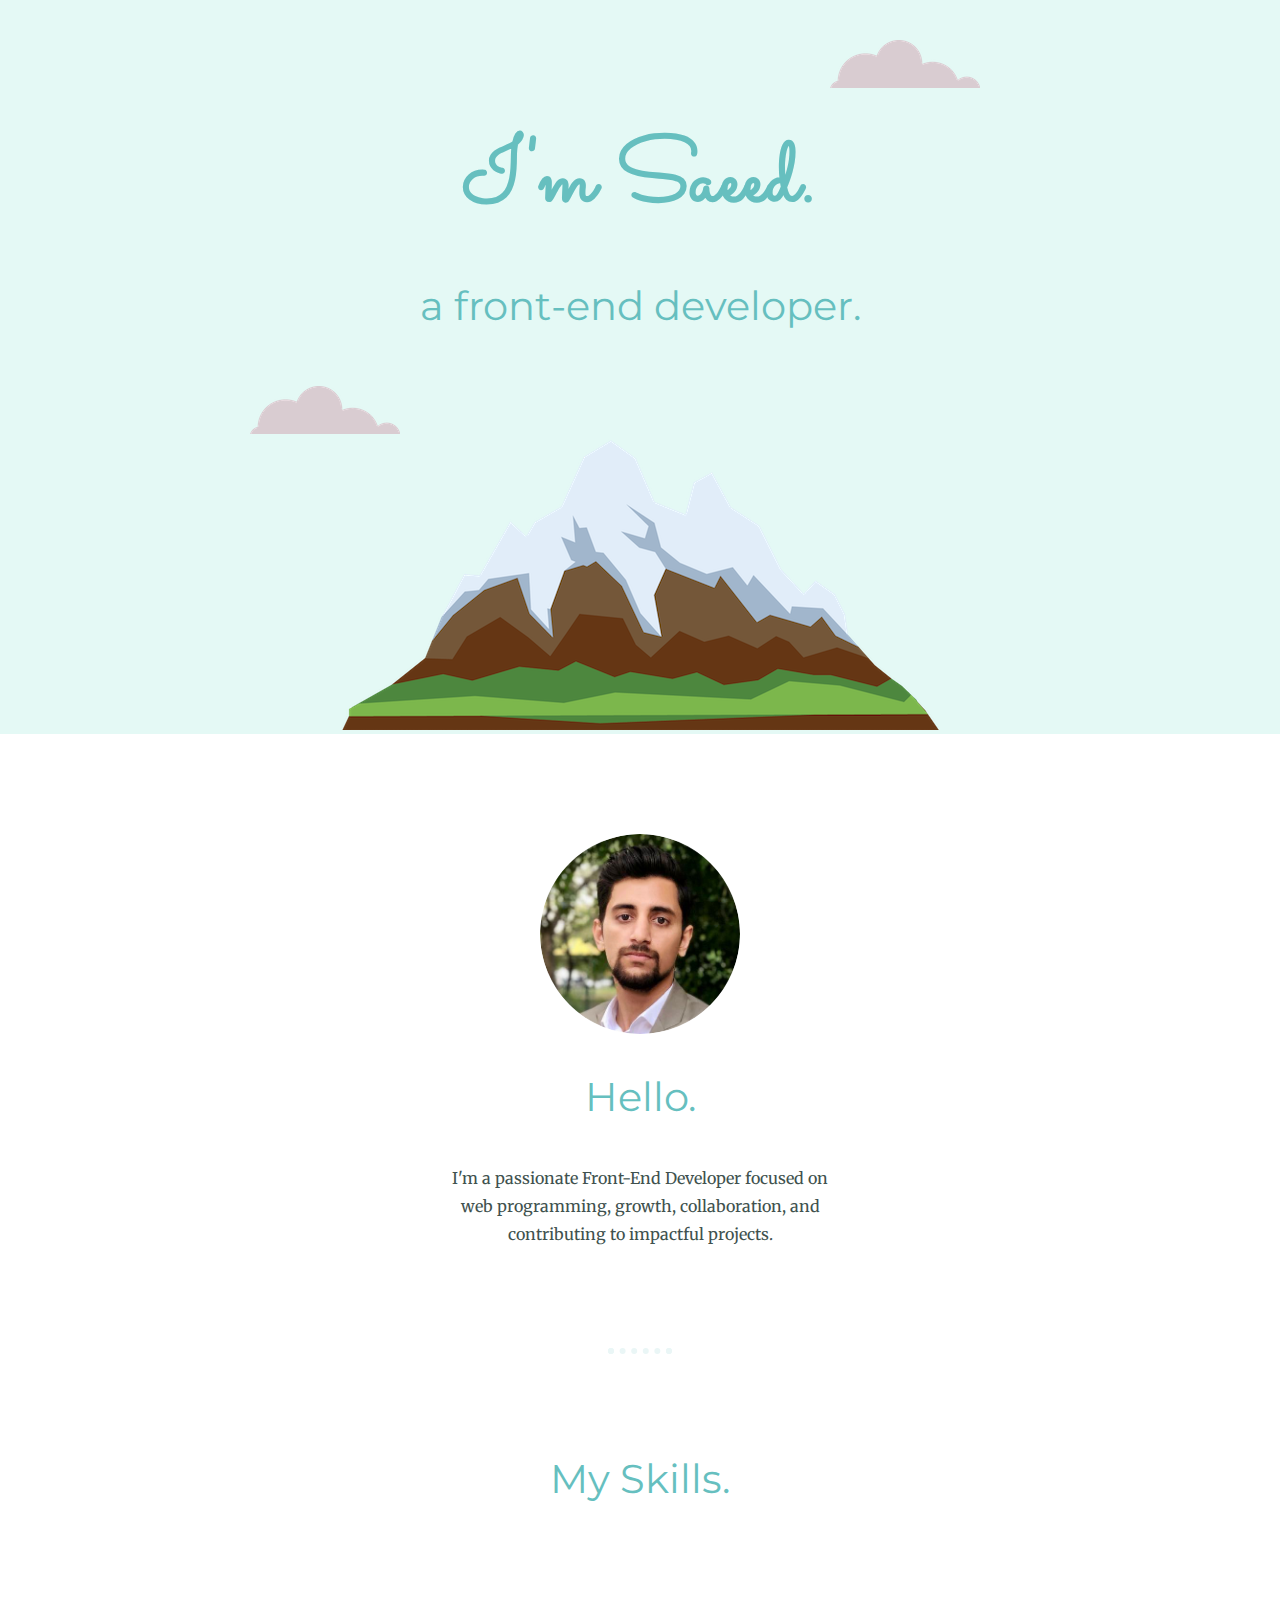
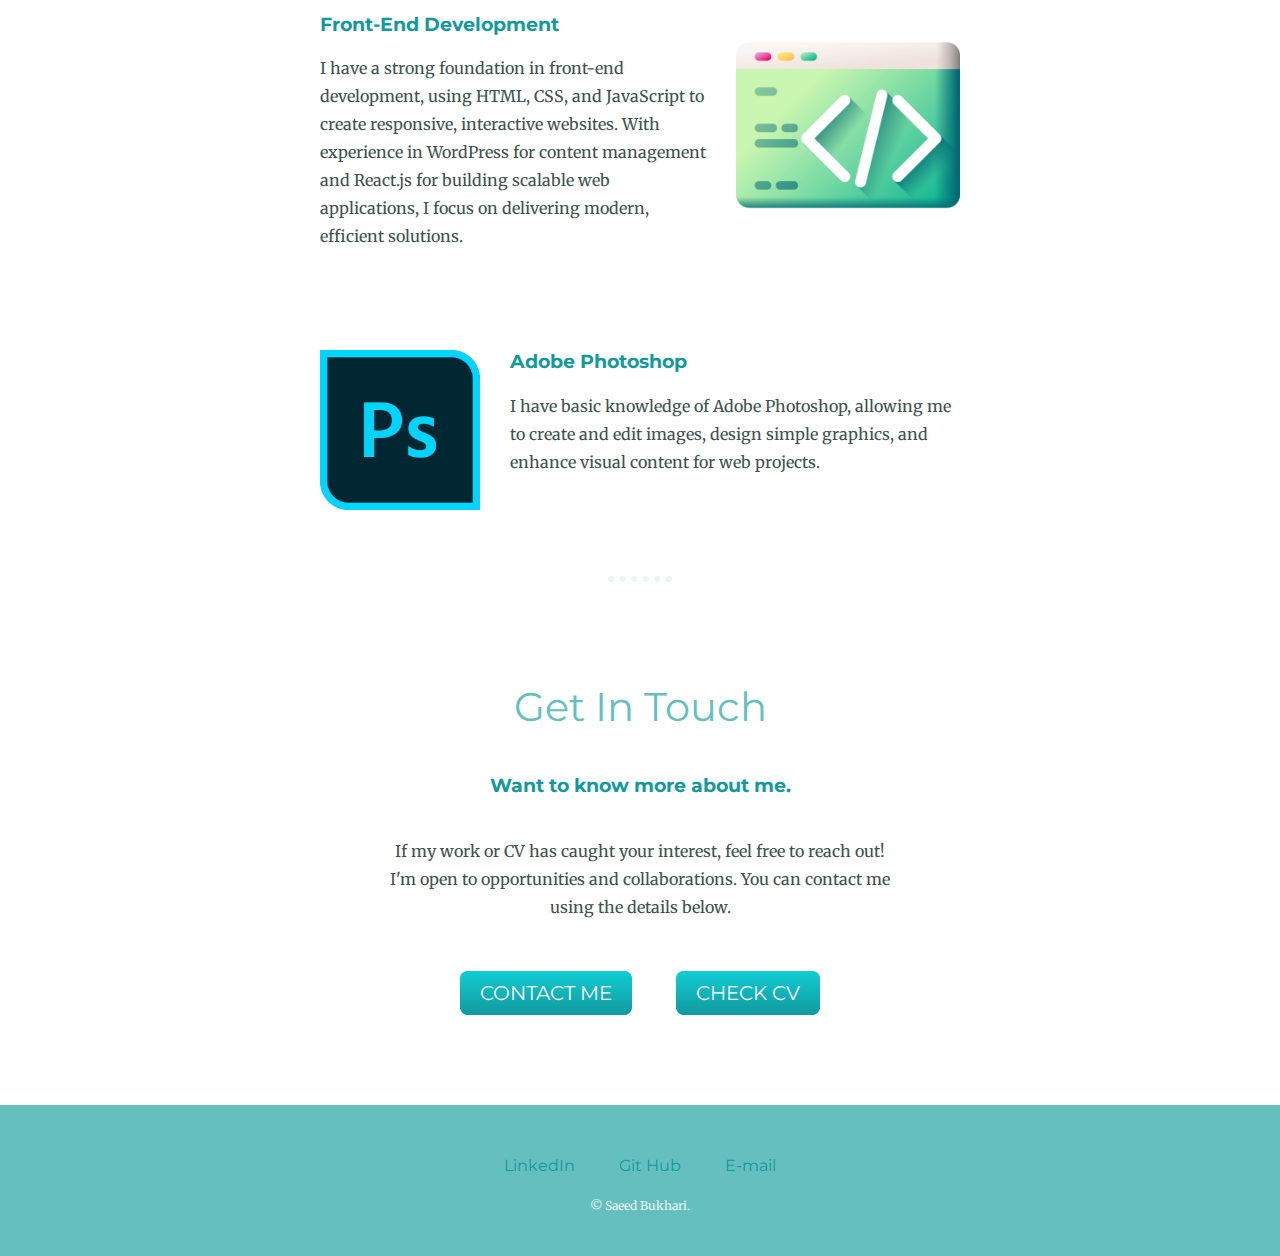
<file: index.html>
<!DOCTYPE html>
<html lang="en">
<head>
    <meta charset="UTF-8">
    <meta name="viewport" content="width=device-width, initial-scale=1.0">
    <title>Saeed Bukhari</title>
    <link rel="stylesheet" href="CSS/styles.css">
    <link rel="icon" href="favicon.ico?v=3">
    <link rel="preconnect" href="https://fonts.googleapis.com">
    <link rel="preconnect" href="https://fonts.gstatic.com" crossorigin>
    <link href="https://fonts.googleapis.com/css2?family=Merriweather:ital,wght@0,300;0,400;0,700;0,900;1,300;1,400;1,700;1,900&family=Montserrat:ital,wght@0,100..900;1,100..900&family=Sacramento&display=swap" rel="stylesheet">
</head>
<body>
    <div class="top-container">
        <img class="top-cloud" src="CSS/Images/cloud.png" alt="cloud-img">
        <h1>I'm Saeed.</h1>
        <h2>a front-end developer.</h2>
        <img class="bottom-cloud" src="CSS/Images/cloud.png" alt="cloud-img">
        <img src="CSS/Images/mountain.png" alt="mountain-img">
    </div>
    <div class="middle-container">
        <div class="profile">
            <img class="my-img" src="CSS/Images/DP.png" alt="my-picture">
            <h2>Hello.</h2>
            <p class="intro">
                I'm a passionate Front-End Developer focused on web programming, growth, collaboration, and contributing to impactful projects.
            </p>
        </div>
        <hr>
        <div class="skills">
            <h2>My Skills.</h2>
            <div class="skill-row">
                <img class="code-img" src="CSS/Images/front-end.png" alt="front-end-img">
                <h3>Front-End Development</h3>
                <p>I have a strong foundation in front-end development, using HTML, CSS, and JavaScript to create responsive, interactive websites. With experience in WordPress for content management and React.js for building scalable web applications, I focus on delivering modern, efficient solutions.</p>
            </div>
            <div class="skill-row">
                <img class="adobe-img" src="CSS/Images/adobe-photoshop.png" alt="adobe-photoshop-img">
                <h3>Adobe Photoshop</h3>
                <p>I have basic knowledge of Adobe Photoshop, allowing me to create and edit images, design simple graphics, and enhance visual content for web projects.</p>
            </div>
        </div>
            <hr>
            <div class="contact-me">
                <h2>Get In Touch</h2>
                <h3>Want to know more about me.</h3>
                <p class="contact-message">If my work or CV has caught your interest, feel free to reach out! I'm open to opportunities and collaborations. You can contact me using the details below.</p>
                <a class="btn" href="tel:+923213341442" target="_blank">CONTACT ME</a>
                <a class="btn" href="my-cv.html" target="_blank">CHECK CV</a>
            </div>
    </div>

        <div class="bottom-container">
            <a class="footer-link" href="https://www.linkedin.com/in/saeed442" target="_blank">LinkedIn</a>
            <a class="footer-link" href="https://github.com/saeed0209" target="_blank">Git Hub</a>
            <a class="footer-link" href="mailto:saeed.workspace.sqa@gmail.com" target="_blank">E-mail</a>
            <p class="copyright">© Saeed Bukhari.</p>
        </div>
</body>
</html>
</file>
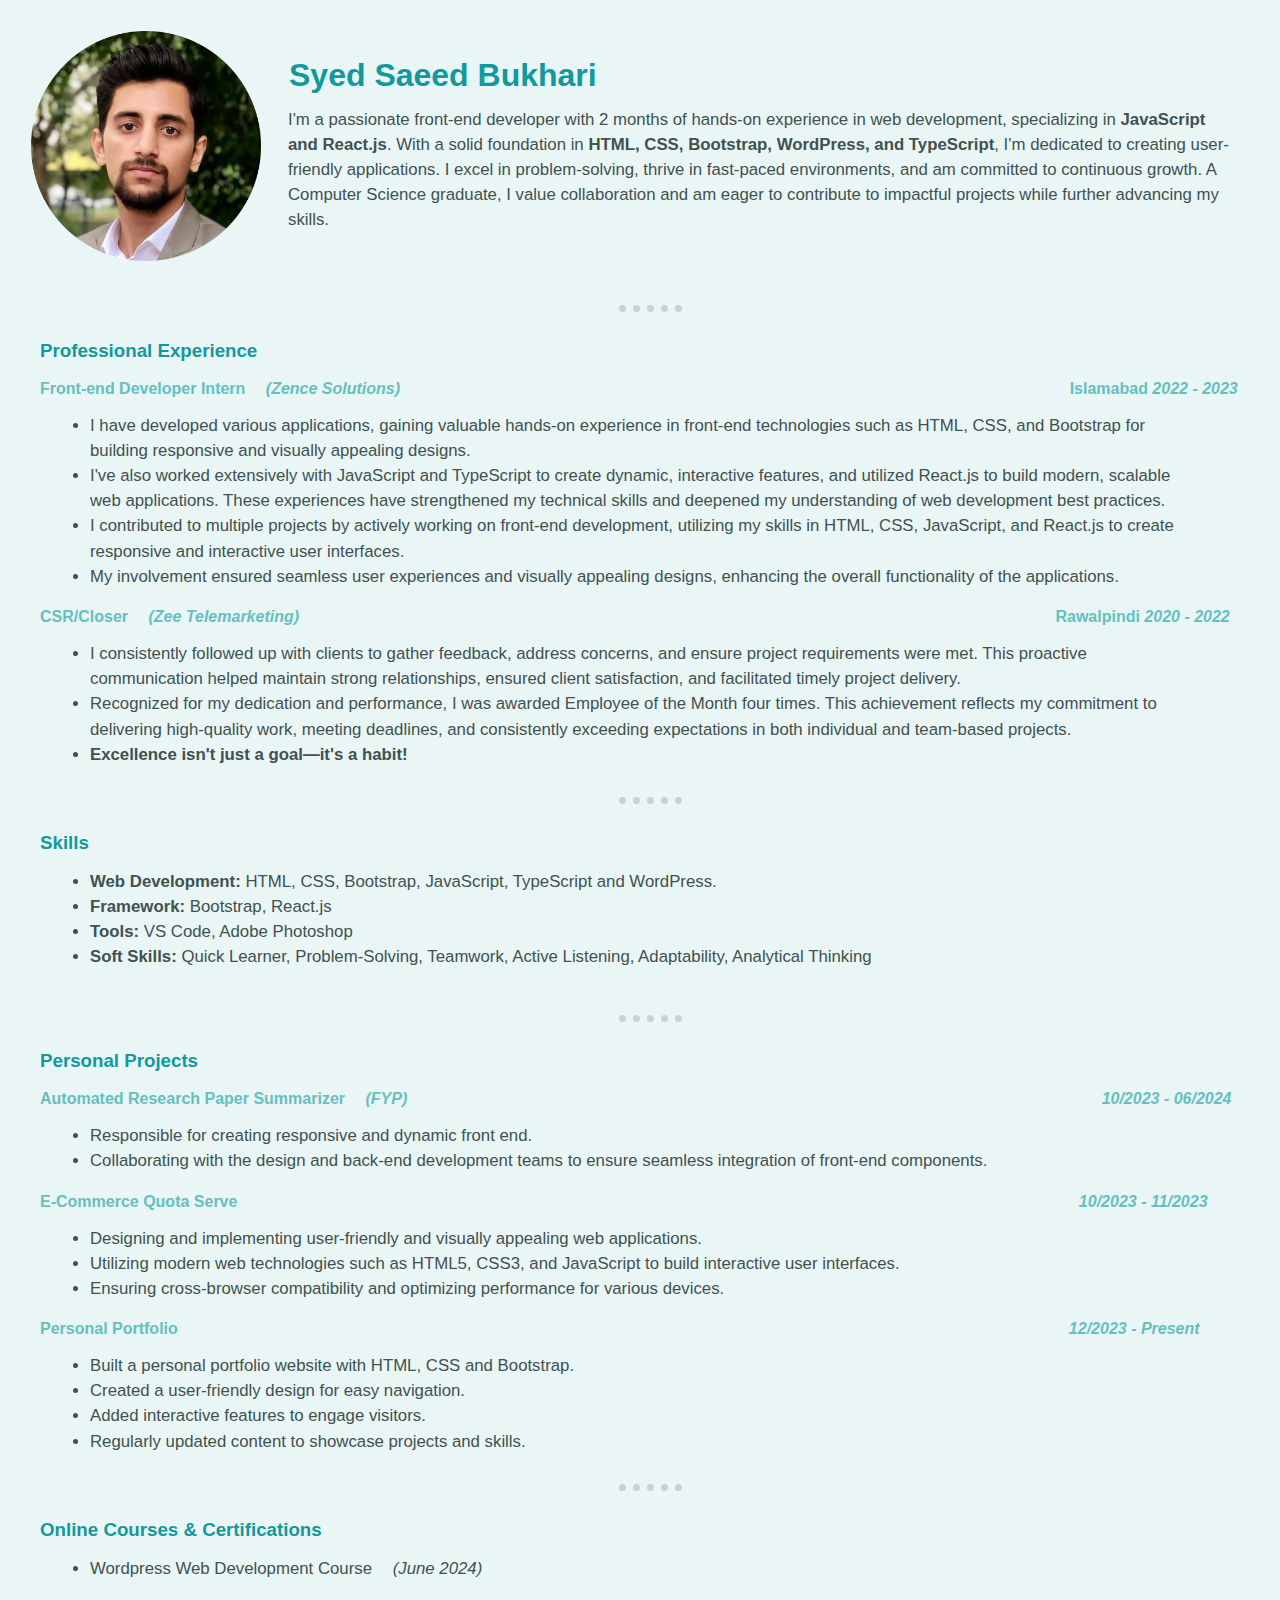
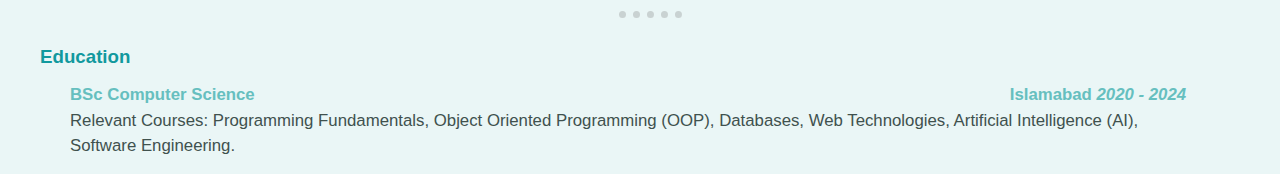
<file: my-cv.html>
<!DOCTYPE html>
<html lang="en">
<head>
    <meta charset="UTF-8">
    <meta name="viewport" content="width=device-width, initial-scale=1.0">
    <title>Saeed Bukhari CV</title>
    <link rel="stylesheet" href="CSS/styles.css">
</head>
<body class="cv-body">
    <table cellspacing="10">
        <tr>
            <td>
                <img class="cv-image" src="CSS/Images/DP.png" alt="My Profile Picture">
            </td>
            <td>
                <h1 class="cv-h1">Syed Saeed Bukhari</h1>
                <p class="cv-p">I'm a passionate front-end developer with 2 months of hands-on experience in web development, specializing in <b>JavaScript and React.js</b>. With a solid foundation in <b>HTML, CSS, Bootstrap, WordPress, and TypeScript</b>, I'm dedicated to creating user-friendly applications. I excel in problem-solving, thrive in fast-paced environments, and am committed to continuous growth. A Computer Science graduate, I value collaboration and am eager to contribute to impactful projects while further advancing my skills.</p>
            </td>
        </tr>
    </table>
    <hr class="cv-hr">
    <h3 class="cv-h3"><b>Professional Experience</b></h3>
    <h4 class="cv-h4"><strong>Front-end Developer Intern</strong> <i class="sw-house">(Zence Solutions)</i><strong class="sw-date">Islamabad </strong><i>2022 - 2023</i></h4>
    <ul>
        <li class="cv-pli">I have developed various applications, gaining valuable hands-on experience in front-end technologies such as HTML, CSS, and Bootstrap for building responsive and visually appealing designs.</li>
        <li class="cv-pli">I've also worked extensively with JavaScript and TypeScript to create dynamic, interactive features, and utilized React.js to build modern, scalable web applications. These experiences have strengthened my technical skills and deepened my understanding of web development best practices.</li>
        <li class="cv-pli">I contributed to multiple projects by actively working on front-end development, utilizing my skills in HTML, CSS, JavaScript, and React.js to create responsive and interactive user interfaces.</li>
        <li class="cv-pli">My involvement ensured seamless user experiences and visually appealing designs, enhancing the overall functionality of the applications.</li>
    </ul>
    <h4 class="cv-h4"><strong>CSR/Closer</strong> <i class="sw-house">(Zee Telemarketing)</i><strong class="sw-date1">Rawalpindi </strong><i>2020 - 2022</i></h4>
    <ul>
        <li class="cv-pli">I consistently followed up with clients to gather feedback, address concerns, and ensure project requirements were met. This proactive communication helped maintain strong relationships, ensured client satisfaction, and facilitated timely project delivery.</li>
        <li class="cv-pli">Recognized for my dedication and performance, I was awarded Employee of the Month four times. This achievement reflects my commitment to delivering high-quality work, meeting deadlines, and consistently exceeding expectations in both individual and team-based projects.</li>
        <li class="cv-pli"><b>Excellence isn't just a goal—it's a habit!</b></li>
    </ul>
    <hr class="cv-hr">
    <h3 class="cv-h3">Skills</h3>
    <table cellspacing="10">
        <ul>
        <li class="cv-pli"><b>Web Development: </b>HTML, CSS, Bootstrap, JavaScript, TypeScript and WordPress.</li>
        <li class="cv-pli"><b>Framework: </b>Bootstrap, React.js</li>
        <li class="cv-pli"><b>Tools: </b>VS Code, Adobe Photoshop</li>
        <li class="cv-pli"><b>Soft Skills: </b>Quick Learner, Problem-Solving, Teamwork, Active Listening, Adaptability, Analytical Thinking</li>
    </ul>
    </table>
    <hr class="cv-hr">
    <h3 class="cv-h3">Personal Projects</h3>
    <h4 class="cv-h4"><strong>Automated Research Paper Summarizer</strong> <i class="sw-house">(FYP)</i><strong class="sw-date2"><i>10/2023 - 06/2024</i></strong></h4>
    <ul>
        <li class="cv-pli">Responsible for creating responsive and dynamic front end.</li>
        <li class="cv-pli">Collaborating with the design and back-end development teams to ensure seamless integration of front-end components.</li>
    </ul>
    <h4 class="cv-h4"><strong>E-Commerce Quota Serve</strong> <strong class="sw-date3"><i>10/2023 - 11/2023</i></strong></h4>
    <ul>
        <li class="cv-pli">Designing and implementing user-friendly and visually appealing web applications.</li>
        <li class="cv-pli">Utilizing modern web technologies such as HTML5, CSS3, and JavaScript to build interactive user interfaces.</li>
        <li class="cv-pli">Ensuring cross-browser compatibility and optimizing performance for various devices.</li>
    </ul>
    <h4 class="cv-h4"><strong>Personal Portfolio</strong> <strong class="sw-date4"><i>12/2023 - Present</i></strong></h4>
    <ul>
        <li class="cv-pli">Built a personal portfolio website with HTML, CSS and Bootstrap.</li>
        <li class="cv-pli">Created a user-friendly design for easy navigation.</li>
        <li class="cv-pli">Added interactive features to engage visitors.</li>
        <li class="cv-pli">Regularly updated content to showcase projects and skills.</li>
    </ul>
    <hr class="cv-hr">
    <h3 class="cv-h3">Online Courses & Certifications</h3>
    <ul>
        <li class="cv-pli">Wordpress Web Development Course <i class="sw-house">(June 2024)</i></li>
    </ul>
    <hr class="cv-hr">
    <h3 class="cv-h3">Education</h3>
    <ul>
        <p class="cv-pli1"><b>BSc Computer Science</b> <strong class="sw-date5">Islamabad <i>2020 - 2024</i></strong></p>
        <p class="cv-pli2">Relevant Courses: Programming Fundamentals, Object Oriented Programming (OOP), Databases, Web Technologies, Artificial Intelligence (AI), Software Engineering.</p>
    </ul>
</body>
</html>
</file>
<file: CSS/styles.css>
body{
    color: #40514E;
    margin: 0;
    text-align: center;
    font-family: "Merriweather", serif;
}

a{
    color: #11999E;
    font-family: "Montserrat", sans-serif;
    margin: 10px 20px;
    text-decoration: none;
}

a:hover{
    color: #EAF6F6;
}

.adobe-img{
    width: 25%;
    height: 25%;
    float: left;
    margin-right: 30px;
}

.bottom-cloud{
    position: absolute;
    left: 250px;
    bottom: 300px;
}

.code-img{
    width: 35%;
    height: 45%;
    float: right;
    margin-left: 30px;
}

.contact-message{
    width: 40%;
    margin: 40px auto 60px;
}

.copyright{
    color: #EAF6F6;
    font-size: 0.75rem;
    padding: 8px 0;
}

.cv-body{
    background-color: #EAF6F6;
    color: #40514E;
    margin: 0 0 0 20px;
    text-align: left;
    font-family: "Merriweather", serif;
    line-height: 1;
}

.cv-image{
    width: 230px;
    height: 230px;
    margin-top: 20px;
}

.cv-hr{
    border-style: none;
    border-top-style: dotted;
    border-color: grey;
    border-width: 7px;
    width: 5%;
    margin: 30px auto;
    opacity: 30%;
}

.cv-h1{
    color: #11999E;
    font-size: 2em;
    font-family: "Montserrat", sans-serif;
    text-align: left;
    margin: auto 0 auto 1rem;
    line-height: 2;
}

.cv-h3{
    color: #11999E;
    font-family: "Montserrat", sans-serif;
    margin: auto 0 auto 20px;
}

.cv-h4{
    color: #66BFBF;
    font-family: "Montserrat", sans-serif;
    margin: 20px 0 10px 20px;
}

.cv-p{
    color: #40514E;
    font-size: 1.05rem;
    font-family: "Montserrat", sans-serif;
    margin: 0 40px 0 15px;
    line-height: 1.5;
}

.cv-pli{
    color: #40514E;
    font-size: 1.05rem;
    font-family: "Montserrat", sans-serif;
    margin: 0 90px 0 30px;
    line-height: 1.5;
}

.cv-pli1{
    color: #66BFBF;
    font-size: 1.05rem;
    font-family: "Montserrat", sans-serif;
    margin: 0 90px 0 10px;
    line-height: 1.5;
}

.cv-pli2{
    color: #40514E;
    font-size: 1.05rem;
    font-family: "Montserrat", sans-serif;
    margin: 0 90px 0 10px;
    line-height: 1.5;
}

h1{
    color: #66BFBF;
    font-size: 5.625rem;
    margin: 1rem auto 0 auto;
    font-family: "Sacramento", cursive;
}

h2{
    color: #66BFBF;
    font-family: "Montserrat", sans-serif;
    font-size: 2.5rem;
    font-weight: normal;
    padding-bottom: 10px;
}

h3{
    color: #11999E;
    font-family: "Montserrat", sans-serif;
}

p{
    line-height: 1.75;
}

hr{
    border: dotted #EAF6F6 6px;
    border-bottom: none;
    width: 4%;
    margin: 100px auto;
}

.top-container{
    background-color: #E4F9F5;
    position: relative;
    padding-top: 100px;
}

.my-img{
    width: 200px;
    height: 200px;
    border-radius: 50%;
}

.middle-container{
    margin: 100px 0;
}

.bottom-container{
    background-color: #66BFBF;
    padding: 50px 0 20px;
}

.intro{
    width: 30%;
    margin: auto;
}

.sw-house{
    margin-left: 1rem;
}

.sw-date{
    margin-left: 54%;
}

.sw-date1{
    margin-left: 61%;
}

.sw-date2{
    margin-left: 56%;
}

.sw-date3{
    margin-left: 67.5%;
}

.sw-date4{
    margin-left: 71.5%;
}

.sw-date5{
    margin-left: 67%;
}

.skill-row{
    width: 50%;
    margin: 100px auto;
    text-align: left;
}

.top-cloud{
    position: absolute;
    right: 300px;
    top: 40px;
}

.btn {
    background: #11CDD4;
    background-image: -webkit-linear-gradient(top, #11CDD4, #11999E);
    background-image: -moz-linear-gradient(top, #11CDD4, #11999E);
    background-image: -ms-linear-gradient(top, #11CDD4, #11999E);
    background-image: -o-linear-gradient(top, #11CDD4, #11999E);
    background-image: linear-gradient(to bottom, #11CDD4, #11999E);
    -webkit-border-radius: 8;
    -moz-border-radius: 8;
    border-radius: 8px;
    font-family: "Montserrat", sans-serif;
    color: #ffffff;
    font-size: 20px;
    padding: 10px 20px 10px 20px;
    text-decoration: none;
  }
  
  .btn:hover {
    background: #30E3CB;
    background-image: -webkit-linear-gradient(top, #30E3CB, #2BC4AD);
    background-image: -moz-linear-gradient(top, #30E3CB, #2BC4AD);
    background-image: -ms-linear-gradient(top, #30E3CB, #2BC4AD);
    background-image: -o-linear-gradient(top, #30E3CB, #2BC4AD);
    background-image: linear-gradient(to bottom, #30E3CB, #2BC4AD);
    text-decoration: none;
  }
</file>
